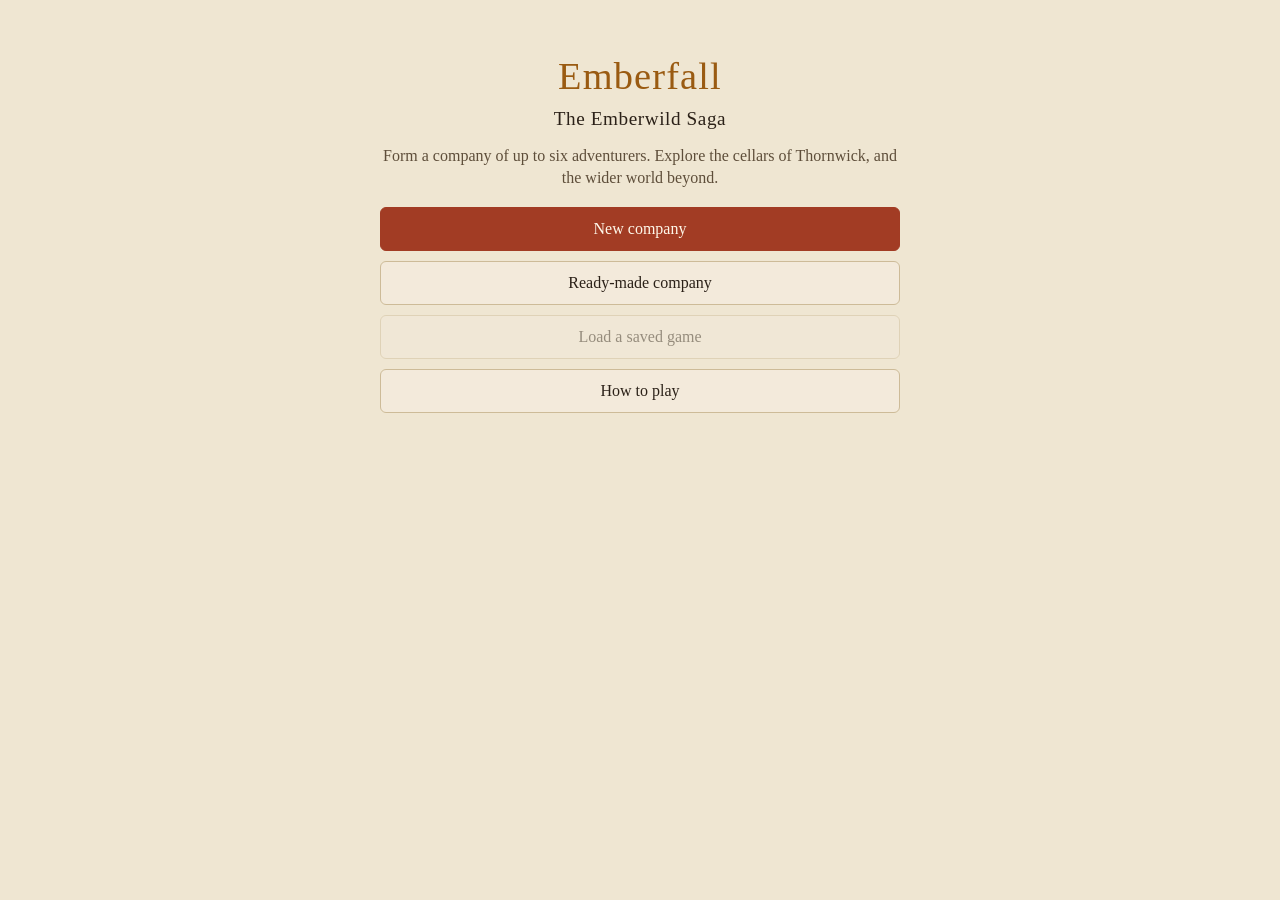
<file: index.html>
<!doctype html>
<html lang="en">
<head>
  <meta charset="utf-8">
  <meta name="viewport" content="width=device-width, initial-scale=1, viewport-fit=cover">
  <meta name="description" content="Emberfall: The Emberwild Saga — a party-based fantasy RPG that runs in the browser.">
  <title>Emberfall: The Emberwild Saga</title>
  <link rel="stylesheet" href="style.css">
</head>
<body data-screen="title">
  <div id="app">
    <header id="topbar">
      <span class="brand">Emberfall</span>
      <span id="hud" class="hidden"></span>
    </header>

    <section id="screen-title" class="screen"></section>

    <section id="screen-create" class="screen hidden"></section>

    <section id="screen-combat" class="screen hidden">
      <div id="combatmain">
        <div id="isowrap"><canvas id="iso" aria-label="Battle field"></canvas></div>
        <div id="cbpanel">
          <div id="cbstatus"></div>
          <div id="cbactions" role="toolbar" aria-label="Combat actions"></div>
          <div id="cblog" aria-live="polite"></div>
        </div>
      </div>
    </section>

    <section id="screen-overland" class="screen hidden">
      <div id="wildmain">
        <div id="wildwrap"><canvas id="wild" aria-label="Map of the wilds"></canvas></div>
        <div id="wildside">
          <div id="wildloc" aria-live="polite"></div>
          <div id="wildbar" role="toolbar" aria-label="Travel"></div>
          <p class="hint">Walk onto a site to visit it. Walk into the town gate or onto Thornwick (T) to return to town.</p>
        </div>
      </div>
    </section>

    <section id="screen-game" class="screen hidden">
      <div id="main">
        <div id="viewcol">
          <div id="viewwrap">
            <canvas id="view" aria-label="First-person view"></canvas>
          </div>
          <div id="minirow">
            <canvas id="mini" aria-label="Minimap"></canvas>
            <div id="location"></div>
          </div>
          <div id="cmdbar" role="toolbar" aria-label="Commands"></div>
          <div id="navpad" class="navpad hidden" aria-label="Movement pad"></div>
        </div>
        <aside id="sidecol">
          <div id="party" aria-label="Company"></div>
          <div id="log" aria-live="polite" aria-label="Messages"></div>
        </aside>
      </div>
    </section>
  </div>

  <div id="modal" class="hidden" role="dialog" aria-modal="true">
    <div id="modal-box"></div>
  </div>

  <script src="rules.js"></script>
  <script src="data.js"></script>
  <script src="modules.js"></script>
  <script src="monsters.js"></script>
  <script src="spells.js"></script>
  <script src="treasure.js"></script>
  <script src="wilds.js"></script>
  <script src="generate.js"></script>
  <script src="adventures.js"></script>
  <script src="figures.js"></script>
  <script src="view3d.js"></script>
  <script src="map.js"></script>
  <script src="watch.js"></script>
  <script src="ui.js"></script>
  <script src="combat.js"></script>
  <script src="overland.js"></script>
  <script src="journal.js"></script>
  <script src="bestiary.js"></script>
  <script src="campaign.js"></script>
  <script src="navpad.js"></script>
  <script src="game.js"></script>
  <script>
    (function () {
      function start() { EM.UI.init(); }
      if (document.readyState === 'loading') document.addEventListener('DOMContentLoaded', start);
      else start();
    })();
  </script>
</body>
</html>
</file>
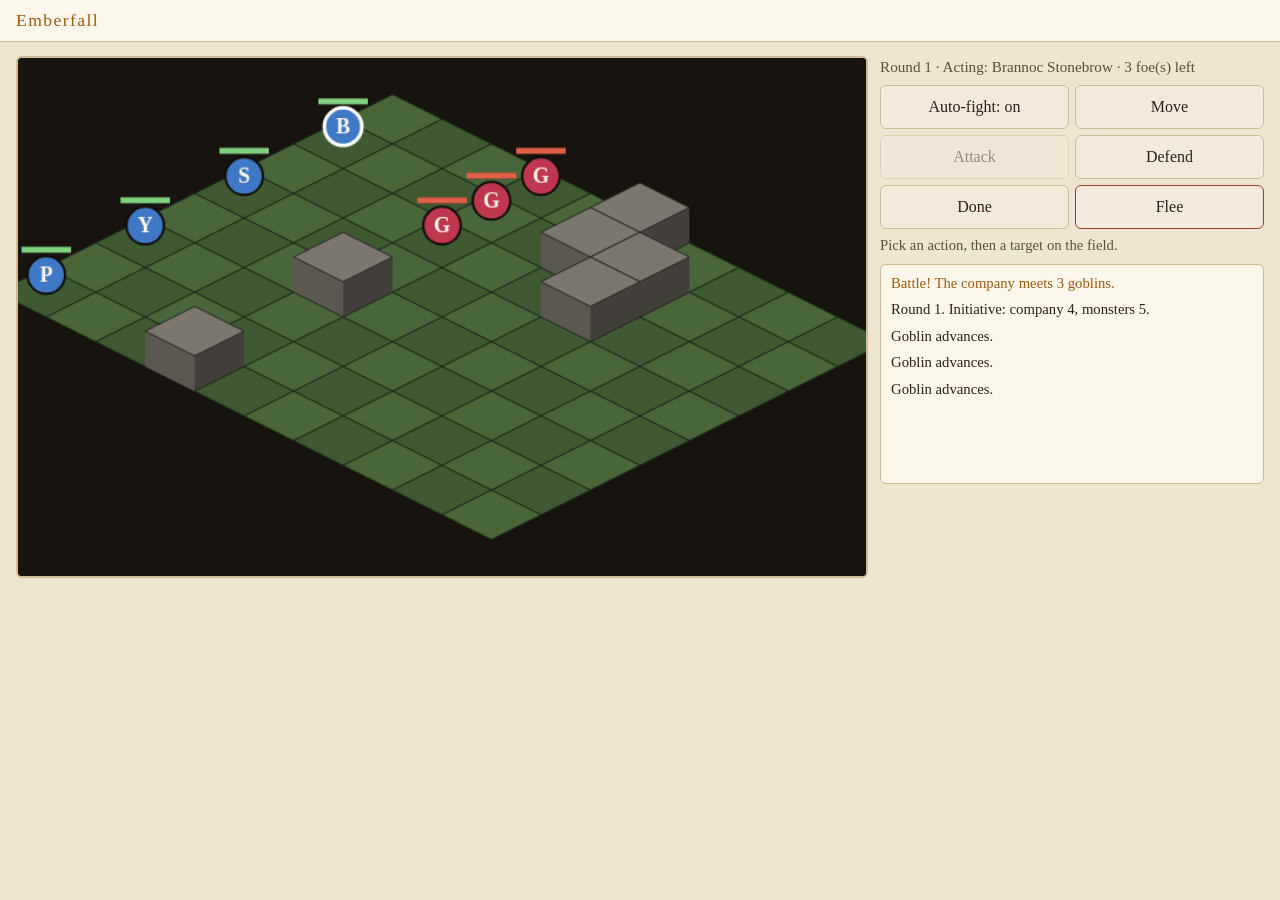
<file: tools/run-combat.html>
<!doctype html>
<html lang="en">
<head>
  <meta charset="utf-8">
  <meta name="viewport" content="width=device-width, initial-scale=1, viewport-fit=cover">
  <meta name="description" content="Emberfall: The Emberwild Saga — a party-based fantasy RPG that runs in the browser.">
  <title>Emberfall: The Emberwild Saga</title>
  <link rel="stylesheet" href="../style.css">
</head>
<body data-screen="title">
  <div id="app">
    <header id="topbar">
      <span class="brand">Emberfall</span>
      <span id="hud" class="hidden"></span>
    </header>

    <section id="screen-title" class="screen"></section>

    <section id="screen-create" class="screen hidden"></section>

    <section id="screen-combat" class="screen hidden">
      <div id="combatmain">
        <div id="isowrap"><canvas id="iso" aria-label="Battle field"></canvas></div>
        <div id="cbpanel">
          <div id="cbstatus"></div>
          <div id="cbactions" role="toolbar" aria-label="Combat actions"></div>
          <div id="cblog" aria-live="polite"></div>
        </div>
      </div>
    </section>

    <section id="screen-overland" class="screen hidden">
      <div id="wildmain">
        <div id="wildwrap"><canvas id="wild" aria-label="Map of the wilds"></canvas></div>
        <div id="wildside">
          <div id="wildloc" aria-live="polite"></div>
          <div id="wildbar" role="toolbar" aria-label="Travel"></div>
          <p class="hint">Walk onto a site to visit it. Walk into the town gate or onto Thornwick (T) to return to town.</p>
        </div>
      </div>
    </section>

    <section id="screen-game" class="screen hidden">
      <div id="main">
        <div id="viewcol">
          <div id="viewwrap">
            <canvas id="view" aria-label="First-person view"></canvas>
          </div>
          <div id="minirow">
            <canvas id="mini" aria-label="Minimap"></canvas>
            <div id="location"></div>
          </div>
          <div id="cmdbar" role="toolbar" aria-label="Commands"></div>
          <div id="navpad" class="navpad hidden" aria-label="Movement pad"></div>
        </div>
        <aside id="sidecol">
          <div id="party" aria-label="Company"></div>
          <div id="log" aria-live="polite" aria-label="Messages"></div>
        </aside>
      </div>
    </section>
  </div>

  <div id="modal" class="hidden" role="dialog" aria-modal="true">
    <div id="modal-box"></div>
  </div>

  <script>
    // Test-only shim: headless virtual time does not run requestAnimationFrame.
    window.requestAnimationFrame = function (cb) { return setTimeout(function () { cb(performance.now()); }, 16); };
  </script>
  <script src="../rules.js"></script>
  <script src="../data.js"></script>
  <script src="../modules.js"></script>
  <script src="../monsters.js"></script>
  <script src="../spells.js"></script>
  <script src="../treasure.js"></script>
  <script src="../wilds.js"></script>
  <script src="../generate.js"></script>
  <script src="../adventures.js"></script>
  <script src="../figures.js"></script>
  <script src="../view3d.js"></script>
  <script src="../map.js"></script>
  <script src="../watch.js"></script>
  <script src="../ui.js"></script>
  <script src="../combat.js"></script>
  <script src="../overland.js"></script>
  <script src="../journal.js"></script>
  <script src="../bestiary.js"></script>
  <script src="../campaign.js"></script>
  <script src="../navpad.js"></script>
  <script src="../game.js"></script>
  <script>
    (function () {
      function start() { EM.UI.init(); }
      if (document.readyState === 'loading') document.addEventListener('DOMContentLoaded', start);
      else start();
    })();
  </script>
  <pre id="out" style="color:#fff;background:#000;white-space:pre-wrap"></pre>
  <script>
document.addEventListener('DOMContentLoaded', function () {

    var out = document.getElementById('out');
    var results = [], errors = [];
    window.onerror = function (msg, src, line) { errors.push(msg + ' @' + line); };
    function check(name, ok, detail) { results.push((ok ? 'PASS ' : 'FAIL ') + name + (detail ? ' - ' + detail : '')); }
    function wait(ms) { return new Promise(function (r) { setTimeout(r, ms); }); }
    function party() {
      return EM.Data.PREGENS.map(function (p, i) {
        return EM.Rules.makeCharacter({ id: 'pg' + i, name: p.name, race: p.race, cls: p.cls, align: p.align, scores: p.scores,
          weapon: p.weapon, armour: p.armour, shield: p.shield || null, spec: p.spec || null, portrait: 1000 + i * 37 });
      });
    }
    function fight(kind, n, x, y) {
      return new Promise(function (resolve) {
        var pc = party();
        var before = pc.map(function (c) { return c.xp; });
        EM.Combat.start({ party: pc, group: { kind: kind, n: n, x: x, y: y }, ambush: false,
          done: function (res) { resolve({ res: res, pc: pc, before: before }); } });
        EM.Combat.setAuto(true);
      });
    }
    (async function () {
      try {
        await wait(20);
        var scen = [['goblin', 3, 5, 12], ['skeleton', 3, 19, 4], ['wight', 1, 19, 4], ['bugbear', 2, 5, 5]];
        for (var i = 0; i < scen.length; i++) {
          var s = scen[i];
          var r = await fight(s[0], s[1], s[2], s[3]);
          var gained = r.pc.reduce(function (a, c, k) { return a + (c.xp - r.before[k]); }, 0);
          check(s[1] + ' ' + s[0] + ' fight ends', true,
            (r.res.victory ? 'victory' : r.res.fled ? 'fled' : 'defeat') + ', killed ' + r.res.killed.length + ', xp ' + r.res.xp + ', shared ' + gained);
          if (r.res.victory) check('victory awards experience', r.res.killed.length === 0 || gained > 0);
          if (r.res.victory) check('every foe slain or fled after victory', r.res.remaining === 0 || r.res.killed.length < s[1]);
          check('no living foe remains as active after a defeat', !(r.res.defeated && r.res.remaining > 0 && r.pc.every(function (c) { return c.status === 'ok'; })));
          EM.Combat.setAuto(false);
          await wait(50);
        }
        check('combat screen used', document.getElementById('screen-combat') !== null);
      } catch (e) {
        errors.push('exception: ' + e.message + ' ' + (e.stack || '').split('\n')[1]);
      }
      out.textContent = results.join('\n') + '\n\nerrors: ' + (errors.length ? errors.join('; ') : 'none') + '\n\nDONE';
    })();
  
});
  </script>
</body>
</html>
</file>
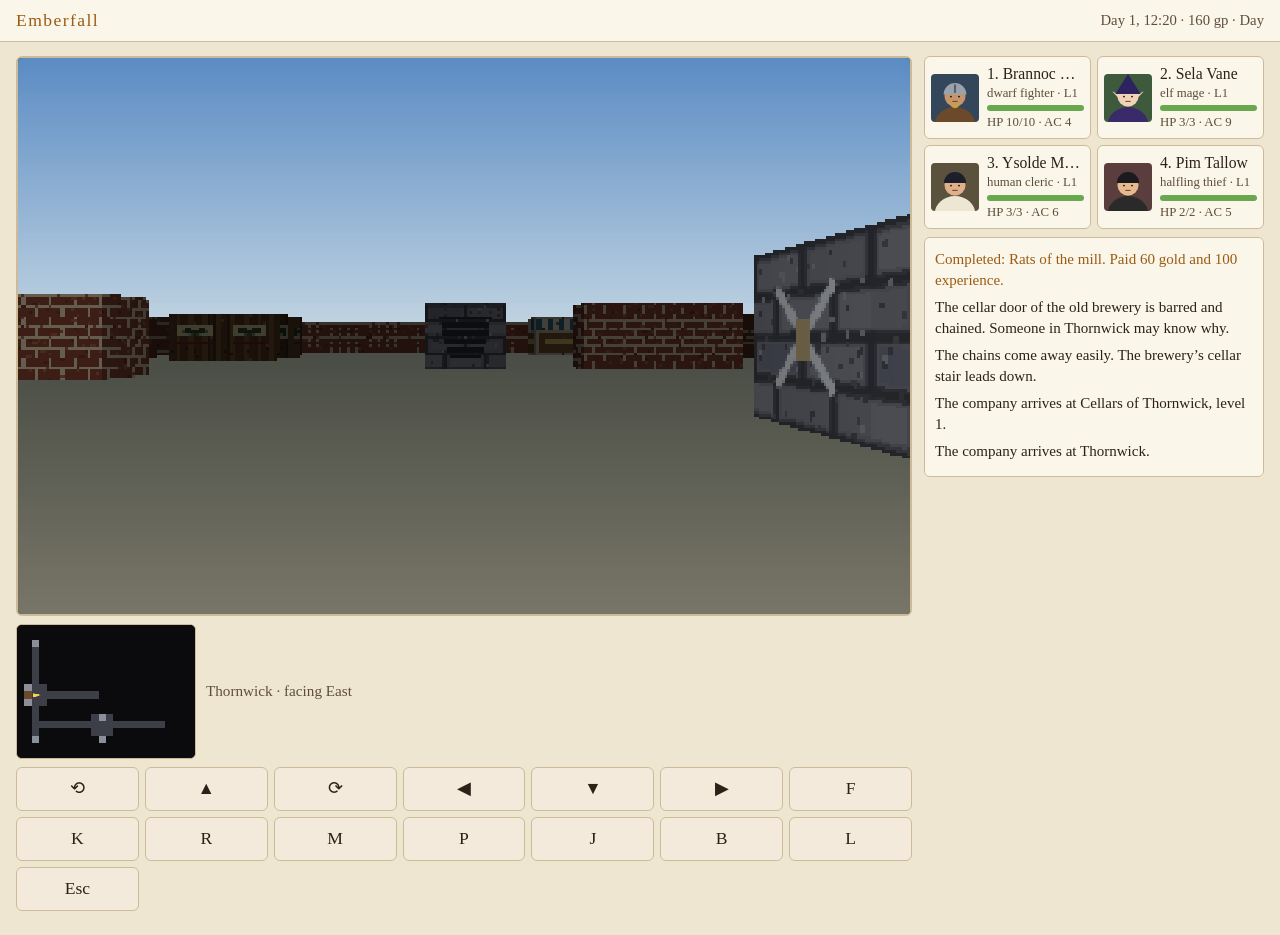
<file: tools/run-phase3.html>
<!doctype html>
<html lang="en">
<head>
  <meta charset="utf-8">
  <meta name="viewport" content="width=device-width, initial-scale=1, viewport-fit=cover">
  <meta name="description" content="Emberfall: The Emberwild Saga — a party-based fantasy RPG that runs in the browser.">
  <title>Emberfall: The Emberwild Saga</title>
  <link rel="stylesheet" href="../style.css">
</head>
<body data-screen="title">
  <div id="app">
    <header id="topbar">
      <span class="brand">Emberfall</span>
      <span id="hud" class="hidden"></span>
    </header>

    <section id="screen-title" class="screen"></section>

    <section id="screen-create" class="screen hidden"></section>

    <section id="screen-combat" class="screen hidden">
      <div id="combatmain">
        <div id="isowrap"><canvas id="iso" aria-label="Battle field"></canvas></div>
        <div id="cbpanel">
          <div id="cbstatus"></div>
          <div id="cbactions" role="toolbar" aria-label="Combat actions"></div>
          <div id="cblog" aria-live="polite"></div>
        </div>
      </div>
    </section>

    <section id="screen-overland" class="screen hidden">
      <div id="wildmain">
        <div id="wildwrap"><canvas id="wild" aria-label="Map of the wilds"></canvas></div>
        <div id="wildside">
          <div id="wildloc" aria-live="polite"></div>
          <div id="wildbar" role="toolbar" aria-label="Travel"></div>
          <p class="hint">Walk onto a site to visit it. Walk into the town gate or onto Thornwick (T) to return to town.</p>
        </div>
      </div>
    </section>

    <section id="screen-game" class="screen hidden">
      <div id="main">
        <div id="viewcol">
          <div id="viewwrap">
            <canvas id="view" aria-label="First-person view"></canvas>
          </div>
          <div id="minirow">
            <canvas id="mini" aria-label="Minimap"></canvas>
            <div id="location"></div>
          </div>
          <div id="cmdbar" role="toolbar" aria-label="Commands"></div>
          <div id="navpad" class="navpad hidden" aria-label="Movement pad"></div>
        </div>
        <aside id="sidecol">
          <div id="party" aria-label="Company"></div>
          <div id="log" aria-live="polite" aria-label="Messages"></div>
        </aside>
      </div>
    </section>
  </div>

  <div id="modal" class="hidden" role="dialog" aria-modal="true">
    <div id="modal-box"></div>
  </div>

  <script>
    // Test-only shim: headless virtual time does not run requestAnimationFrame.
    window.requestAnimationFrame = function (cb) { return setTimeout(function () { cb(performance.now()); }, 16); };
  </script>
  <script src="../rules.js"></script>
  <script src="../data.js"></script>
  <script src="../modules.js"></script>
  <script src="../monsters.js"></script>
  <script src="../spells.js"></script>
  <script src="../treasure.js"></script>
  <script src="../wilds.js"></script>
  <script src="../generate.js"></script>
  <script src="../adventures.js"></script>
  <script src="../figures.js"></script>
  <script src="../view3d.js"></script>
  <script src="../map.js"></script>
  <script src="../watch.js"></script>
  <script src="../ui.js"></script>
  <script src="../combat.js"></script>
  <script src="../overland.js"></script>
  <script src="../journal.js"></script>
  <script src="../bestiary.js"></script>
  <script src="../campaign.js"></script>
  <script src="../navpad.js"></script>
  <script src="../game.js"></script>
  <script>
    (function () {
      function start() { EM.UI.init(); }
      if (document.readyState === 'loading') document.addEventListener('DOMContentLoaded', start);
      else start();
    })();
  </script>
  <pre id="out" style="color:#fff;background:#000;white-space:pre-wrap"></pre>
  <script>

    var results = [], errors = [];
    window.onerror = function (msg, src, line) { errors.push(msg + ' @' + line); };
    function check(name, ok, detail) { results.push((ok ? 'PASS ' : 'FAIL ') + name + (detail ? ' - ' + detail : '')); }
    function wait(ms) { return new Promise(function (r) { setTimeout(r, ms); }); }
    function clickText(text) {
      var b = Array.prototype.filter.call(document.querySelectorAll('button'), function (x) { return x.textContent.indexOf(text) === 0; })[0];
      if (!b) throw new Error('no button: ' + text);
      b.click();
    }
    function visible(id) { return !document.getElementById(id).classList.contains('hidden'); }
    function closeAll() { if (!document.getElementById('modal').classList.contains('hidden')) EM.UI.closeModal(); }
    function waitFor(cond, ms) { return new Promise(function (res) { var t = 0; (function p() { if (cond() || t > ms) return res(cond()); t += 100; setTimeout(p, 100); })(); }); }
    window.addEventListener('load', async function () {
      var out = document.getElementById('out');
      try {
        clickText('Ready-made company');
        await wait(50);
        var S = EM.Game.state();
        EM.rand = function () { return 0.99; };   // no wandering encounters while we check the walking rules
        // Leave town by the gate.
        S.x = 1; S.y = 7; S.dir = 3; EM.Game.requestDraw(); await wait(60);
        EM.Game.act('fwd'); await wait(700);
        S = EM.Game.state();
        check('the town gate leads to the wilds', S.mode === 'wild' && visible('screen-overland'), S.mode);
        check('the wilds start beside the gate', S.wild.x === 1 && S.wild.y === 8, S.wild.x + ',' + S.wild.y);
        // Walk the road east, then cross the bridge.
        EM.Overland.step(1); await wait(30);
        check('stepping east moves along the road', S.wild.x === 2, '' + S.wild.x);
        check('steps cost time', EM.Watch.format(S) !== 'Day 1, 08:00');
        S.wild.x = 15; S.wild.y = 8; EM.Overland.step(1); await wait(30);
        check('the bridge carries the road over the river', S.wild.x === 16 && S.wild.y === 8, S.wild.x + ',' + S.wild.y);
        S.wild.x = 15; S.wild.y = 4; EM.Overland.step(1); await wait(30);
        check('the river cannot be crossed off the bridge', S.wild.x === 15, '' + S.wild.x);
        // Millbrook: a hamlet with services.
        S.wild.x = 8; S.wild.y = 11; EM.Overland.step(2); await wait(40);
        check('Millbrook opens its services', visible('modal') && document.getElementById('modal-box').textContent.indexOf('Millbrook') >= 0);
        closeAll(); await wait(20);
        // Commissions and rewards.
        var goldBefore = S.gold;
        EM.Journal.accept('rats');
        check('accepting a commission is recorded', S.quests['E0:rats'].status === 'open');
        S.flags['rats-slain'] = true;
        EM.Journal.complete('rats');
        check('completing a commission pays its gold', S.gold === goldBefore + 60, S.gold + ' vs ' + (goldBefore + 60));
        check('quest experience is a quarter of the listed figure', S.notes.some(function (n) { return n.text.indexOf('100 experience') >= 0; }));
        // The brewery is barred until the reeve's commission is taken.
        S.flags['accepted:E0:main'] = false;
        S.wild.x = 4; S.wild.y = 5; EM.Overland.step(0); await wait(30);
        check('the barred brewery stops the company on its step', S.mode === 'wild' && S.wild.x === 4 && S.wild.y === 4, S.mode + ' ' + S.wild.x + ',' + S.wild.y);
        S.flags['accepted:E0:main'] = true;
        S.wild.x = 4; S.wild.y = 5; EM.Overland.step(0); await wait(60);
        check('the brewery opens once the commission is taken', S.mode === 'place' && S.place === 'cellars-1', S.mode + ' ' + S.place);
        S.mode = 'wild'; S.place = 'thornwick'; EM.Game.arrive('thornwick', 1, 7, 1); await wait(30);
        S = EM.Game.state();
        S.mode = 'wild'; S.wild = { x: 1, y: 8, fatigue: 0, seen: {} };
        // Camp on the safe camp square: no encounter there.
        S.wild.x = 10; S.wild.y = 14; var clock0 = S.clock; EM.Overland.step(0); await wait(30);
        EM.Overland.camp(); await wait(40);
        check('camping on the wilds rests the company', S.clock > clock0 && S.party.every(function (c) { return c.hp === c.hpMax || c.status !== 'ok'; }));
        // Fight the wolves at their lair; the company returns to the wilds afterwards.
        EM.rand = Math.random;
        S.wild.x = 24; S.wild.y = 13; EM.Overland.step(1); await wait(60);
        check('the wolf lair starts a fight', !!EM.Combat._state() && visible('screen-combat'));
        EM.Combat.setAuto(true);
        var ok = await waitFor(function () { return !EM.Combat.isActive() && (visible('screen-overland') || visible('screen-game')); }, 200000);
        check('the fight ends on the wilds, or carries the company home', ok && (visible('screen-overland') || visible('screen-game')), 'overland ' + visible('screen-overland') + ', game ' + visible('screen-game') + ', mode ' + S.mode + ', party ' + S.party.map(function (c) { return c.status; }).join('/'));
        // Second cellar level, reached through the first.
        EM.Game.arrive('cellars-2', 2, 1, 1); await wait(30);
        check('the second cellar level is entered', S.place === 'cellars-2' && S.mode === 'place');
        check('the second level holds the wight', EM.Game.currentLevel().groups.some(function (g) { return g.kind === 'wight'; }));
        // Save while travelling and check the mode is kept.
        EM.Game.arrive('thornwick', 1, 7, 1); await wait(30);
        EM.Game.act('fwd'); await wait(60);
        EM.Game.saveSlot(2);
        check('a save records the journal and the wilds', !!EM.Game.slotInfo(2));
      } catch (e) {
        errors.push('exception: ' + e.message + ' ' + (e.stack || '').split('\n')[1]);
      }
      out.textContent = results.join('\n') + '\n\nerrors: ' + (errors.length ? errors.join('; ') : 'none') + '\n\nDONE';
    });
  
  </script>
</body>
</html>
</file>
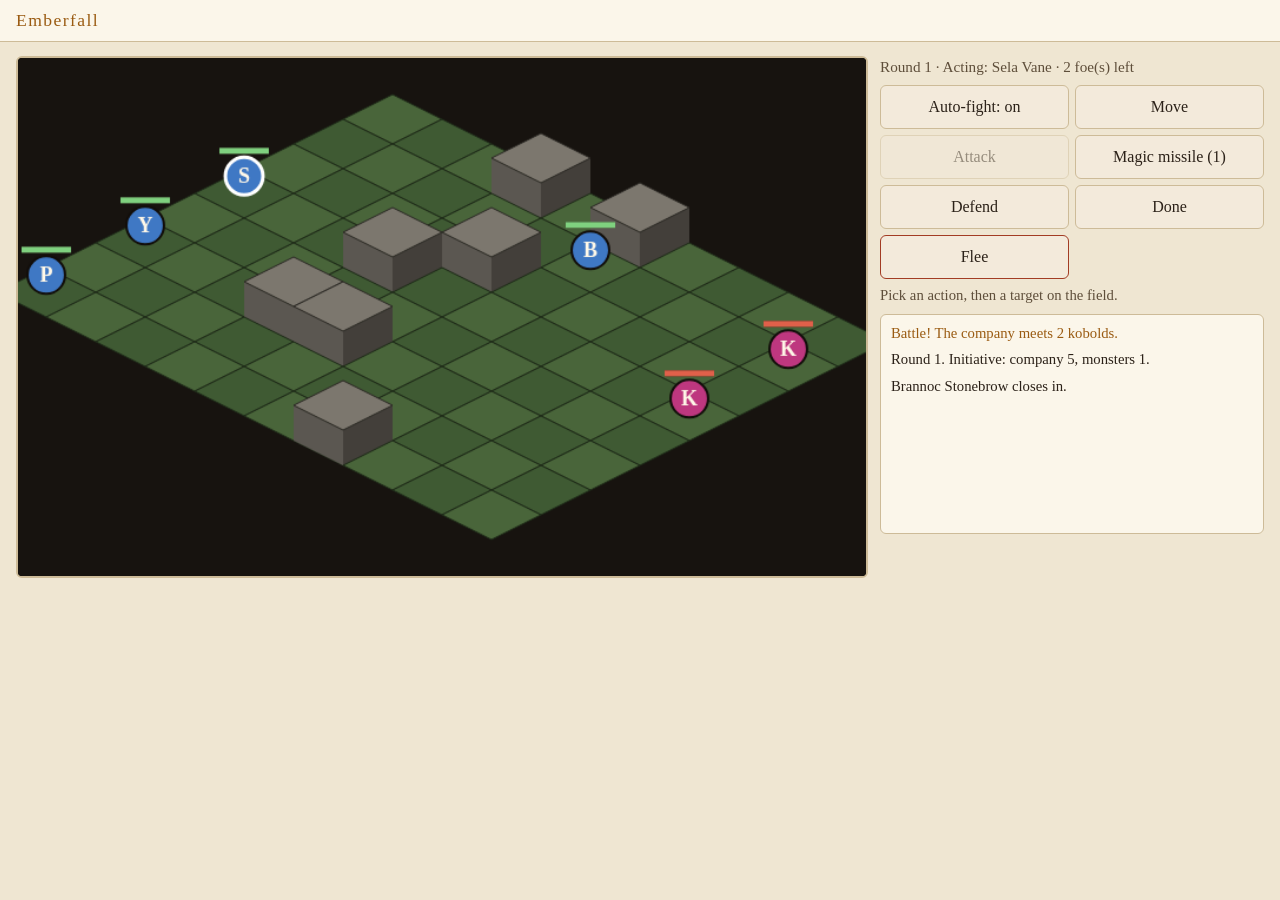
<file: tools/run-phase4to7.html>
<!doctype html>
<html lang="en">
<head>
  <meta charset="utf-8">
  <meta name="viewport" content="width=device-width, initial-scale=1, viewport-fit=cover">
  <meta name="description" content="Emberfall: The Emberwild Saga — a party-based fantasy RPG that runs in the browser.">
  <title>Emberfall: The Emberwild Saga</title>
  <link rel="stylesheet" href="../style.css">
</head>
<body data-screen="title">
  <div id="app">
    <header id="topbar">
      <span class="brand">Emberfall</span>
      <span id="hud" class="hidden"></span>
    </header>

    <section id="screen-title" class="screen"></section>

    <section id="screen-create" class="screen hidden"></section>

    <section id="screen-combat" class="screen hidden">
      <div id="combatmain">
        <div id="isowrap"><canvas id="iso" aria-label="Battle field"></canvas></div>
        <div id="cbpanel">
          <div id="cbstatus"></div>
          <div id="cbactions" role="toolbar" aria-label="Combat actions"></div>
          <div id="cblog" aria-live="polite"></div>
        </div>
      </div>
    </section>

    <section id="screen-overland" class="screen hidden">
      <div id="wildmain">
        <div id="wildwrap"><canvas id="wild" aria-label="Map of the wilds"></canvas></div>
        <div id="wildside">
          <div id="wildloc" aria-live="polite"></div>
          <div id="wildbar" role="toolbar" aria-label="Travel"></div>
          <p class="hint">Walk onto a site to visit it. Walk into the town gate or onto Thornwick (T) to return to town.</p>
        </div>
      </div>
    </section>

    <section id="screen-game" class="screen hidden">
      <div id="main">
        <div id="viewcol">
          <div id="viewwrap">
            <canvas id="view" aria-label="First-person view"></canvas>
          </div>
          <div id="minirow">
            <canvas id="mini" aria-label="Minimap"></canvas>
            <div id="location"></div>
          </div>
          <div id="cmdbar" role="toolbar" aria-label="Commands"></div>
          <div id="navpad" class="navpad hidden" aria-label="Movement pad"></div>
        </div>
        <aside id="sidecol">
          <div id="party" aria-label="Company"></div>
          <div id="log" aria-live="polite" aria-label="Messages"></div>
        </aside>
      </div>
    </section>
  </div>

  <div id="modal" class="hidden" role="dialog" aria-modal="true">
    <div id="modal-box"></div>
  </div>

  <script>
    // Test-only shim: headless virtual time does not run requestAnimationFrame.
    window.requestAnimationFrame = function (cb) { return setTimeout(function () { cb(performance.now()); }, 16); };
  </script>
  <script src="../rules.js"></script>
  <script src="../data.js"></script>
  <script src="../modules.js"></script>
  <script src="../monsters.js"></script>
  <script src="../spells.js"></script>
  <script src="../treasure.js"></script>
  <script src="../wilds.js"></script>
  <script src="../generate.js"></script>
  <script src="../adventures.js"></script>
  <script src="../figures.js"></script>
  <script src="../view3d.js"></script>
  <script src="../map.js"></script>
  <script src="../watch.js"></script>
  <script src="../ui.js"></script>
  <script src="../combat.js"></script>
  <script src="../overland.js"></script>
  <script src="../journal.js"></script>
  <script src="../bestiary.js"></script>
  <script src="../campaign.js"></script>
  <script src="../navpad.js"></script>
  <script src="../game.js"></script>
  <script>
    (function () {
      function start() { EM.UI.init(); }
      if (document.readyState === 'loading') document.addEventListener('DOMContentLoaded', start);
      else start();
    })();
  </script>
  <pre id="out" style="color:#fff;background:#000;white-space:pre-wrap"></pre>
  <script>
document.addEventListener('DOMContentLoaded', function () {
// Phases 4–7: campaign, the wider content, generated adventures, loot, bestiary, listening, utility spells, touch pad.
var results = [], errors = [];
window.onerror = function (msg, src, line) { errors.push(msg + ' @' + line); };
function check(name, ok, detail) { results.push((ok ? 'PASS ' : 'FAIL ') + name + (detail ? ' - ' + detail : '')); }
function wait(ms) { return new Promise(function (r) { setTimeout(r, ms); }); }
function clickText(text) {
  var b = Array.prototype.filter.call(document.querySelectorAll('button'), function (x) { return x.textContent.indexOf(text) === 0; })[0];
  if (!b) throw new Error('no button: ' + text);
  b.click();
}
function visible(id) { return !document.getElementById(id).classList.contains('hidden'); }
function closeAll() { if (!document.getElementById('modal').classList.contains('hidden')) EM.UI.closeModal(); }
function waitFor(cond, ms) { return new Promise(function (res) { var t = 0; (function p() { if (cond() || t > ms) return res(cond()); t += 100; setTimeout(p, 100); })(); }); }

(async function () {
  var out = document.getElementById('out');
  try {
    // ---- content counts ----
    check('the monster list holds about 330 creatures', EM.Monsters.count >= 330, '' + EM.Monsters.count);
    var sc = { mage: 0, cleric: 0 };
    Object.keys(EM.Spells.SPELLS).forEach(function (k) { sc[EM.Spells.SPELLS[k].cls]++; });
    check('75 spells: 45 for mages, 30 for clerics', sc.mage === 45 && sc.cleric === 30, JSON.stringify(sc));
    check('about 300 items', Object.keys(EM.Data.ITEMS).length >= 260, '' + Object.keys(EM.Data.ITEMS).length);
    check('fifty generated adventures are listed', EM.Adventures.order().length === 54, '' + EM.Adventures.order().length);

    // ---- treasure ----
    var hoard = EM.Treasure.roll('h', Math.random);
    check('treasure type h yields coin and items', hoard.gp > 0, 'gp ' + hoard.gp + ', items ' + hoard.items.length);

    // ---- start a company and check the bestiary is empty ----
    clickText('Ready-made company');
    await wait(60);
    var S = EM.Game.state();
    check('the bestiary starts empty', EM.Bestiary.counts().met === 0);

    // ---- campaign: the screen lists the adventures and the company travels ----
    EM.Campaign.open();
    await wait(40);
    check('the campaign screen opens', visible('modal') && document.getElementById('modal-box').textContent.indexOf('E1') >= 0);
    closeAll();
    S.gold = 500;
    var ok = EM.Campaign.travel('E1');
    await wait(60);
    S = EM.Game.state();
    check('the company travels to E1', ok && S.adv === 'E1' && S.place === 'E1-town', S.adv + ' ' + S.place);
    check('travel costs gold for the road', S.gold < 500, '' + S.gold);
    check('E1 has its own wilds', !!EM.Wilds.of('E1') && EM.Wilds.of('E1').W === 30);

    // ---- a generated adventure: travel to G1-1 and walk its first level ----
    S.gold = 500;
    ok = EM.Campaign.travel('G1-1');
    await wait(60);
    S = EM.Game.state();
    check('the company travels to a generated adventure', ok && S.adv === 'G1-1' && S.place === 'G1-1-town', S.place);
    var g = EM.Adventures.ALL['G1-1'];
    check('the generated adventure has its levels and quest', Object.keys(g.places).filter(function (k) { return g.places[k].kind === 'dungeon'; }).length >= 2 && !!g.quests.main);
    EM.Game.arrive('G1-1-d1', g.places['G1-1-d1'] ? g.cellar.x : 2, g.cellar.y, 1);
    await wait(40);
    check('the generated first level is entered', EM.Game.state().place === 'G1-1-d1' && EM.Game.currentLevel().kind === 'dungeon');
    check('the generated level has groups and traps', EM.Game.currentLevel().groups.length >= 1 && EM.Game.currentLevel().traps.length >= 2);

    // ---- utility spells out of combat: detect traps reveals the traps close by ----
    var mage = S.party.filter(function (c) { return c.cls === 'mage'; })[0];
    if (mage) {
      mage.memo = mage.memo || [];
      mage.memo.push('detect-traps');
      EM.Game.castUtility('detect-traps', mage);
      await wait(30);
      check('detect traps reveals traps near the company', EM.Game.currentLevel().traps.every(function (t) { return true; }));
    }

    // ---- loot and listening ----
    var lvl = EM.Game.currentLevel();
    EM.Game.dropLootTest = true;
    check('listening at a door with nothing in front says so', (function () { EM.Game.listen(); return true; })());

    // ---- the bestiary opens ----
    EM.Bestiary.open();
    await wait(30);
    check('the bestiary opens', visible('modal'));
    closeAll();

    // ---- combat with a generated group: the monsters are recorded and loot may fall ----
    var before = JSON.stringify(EM.Bestiary.counts());
    EM.Combat.start({ party: S.party.map(function (c) { c.hp = c.hpMax; c.status = 'ok'; return c; }),
      group: { kind: 'kobold', n: 2, x: 5, y: 3 }, ambush: false,
      done: function () {} });
    EM.Combat.setAuto(true);
    var fin = await waitFor(function () { return !EM.Combat.isActive(); }, 150000);
    await wait(200);
    check('a fight is recorded in the bestiary', EM.Bestiary.counts().met > 0, before + ' -> ' + JSON.stringify(EM.Bestiary.counts()));
    check('the fight ends', fin);

    // ---- touch pad ----
    EM.NavPad.setPref(true);
    await wait(20);
    var pad = document.getElementById('navpad');
    check('the on-screen pad has its buttons', pad.querySelectorAll('button').length >= 9, '' + pad.querySelectorAll('button').length);
    check('the pad shows when switched on', !pad.classList.contains('hidden'));
    EM.NavPad.setPref(false);
    check('the pad hides when switched off', pad.classList.contains('hidden'));

    // ---- the wilds of a generated adventure ----
    var wild = EM.Wilds.of('G1-1');
    check('generated adventures have wilds with a gate', wild && wild.at(0, 8) === 'T');
  } catch (e) {
    errors.push('exception: ' + e.message + ' ' + (e.stack || '').split('\n')[1]);
  }
  out.textContent = results.join('\n') + '\n\nerrors: ' + (errors.length ? errors.join('; ') : 'none') + '\n\nDONE';
})();

});
  </script>
</body>
</html>
</file>
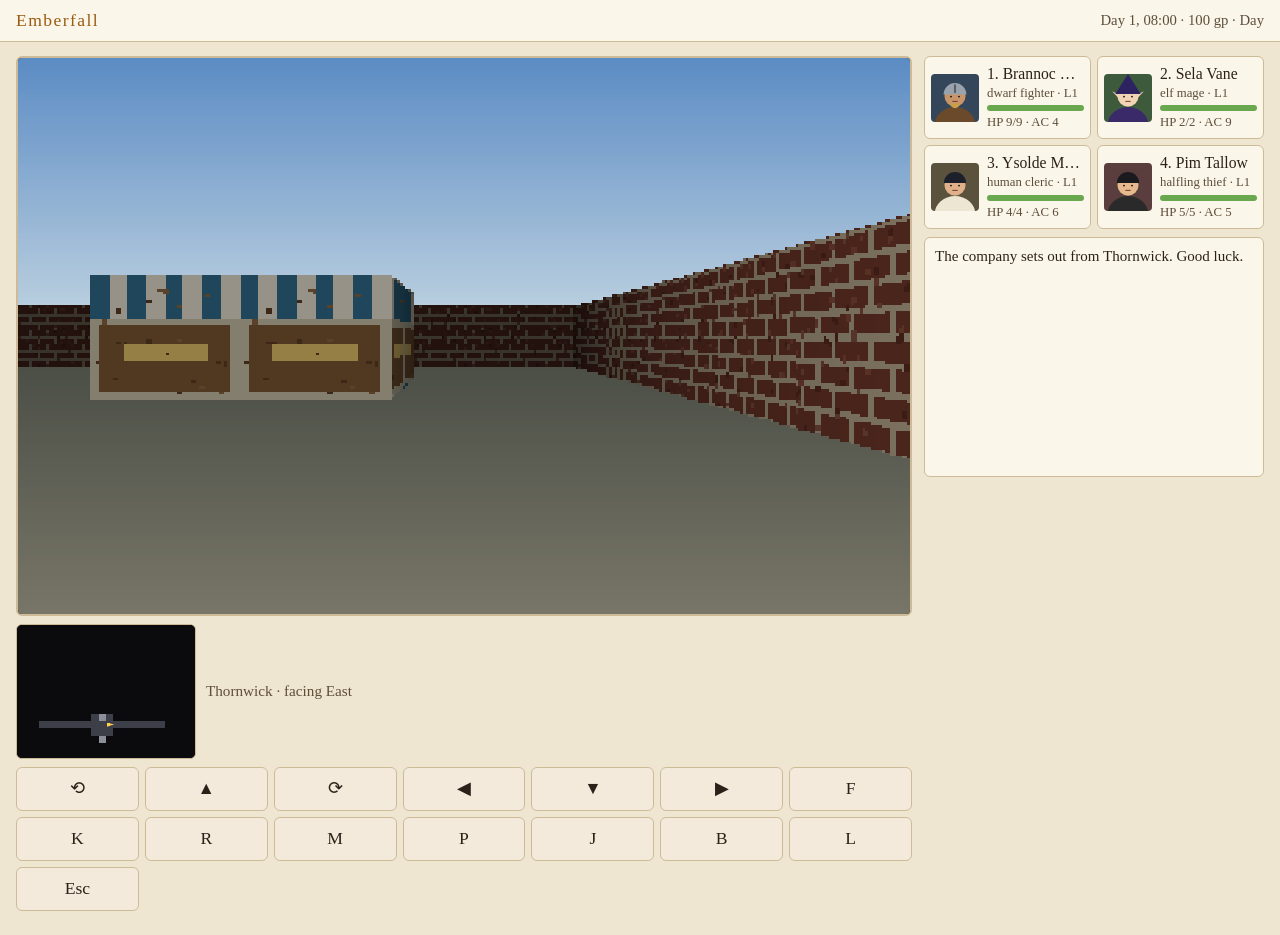
<file: tools/run-playtest.html>
<!doctype html>
<html lang="en">
<head>
  <meta charset="utf-8">
  <meta name="viewport" content="width=device-width, initial-scale=1, viewport-fit=cover">
  <meta name="description" content="Emberfall: The Emberwild Saga — a party-based fantasy RPG that runs in the browser.">
  <title>Emberfall: The Emberwild Saga</title>
  <link rel="stylesheet" href="../style.css">
</head>
<body data-screen="title">
  <div id="app">
    <header id="topbar">
      <span class="brand">Emberfall</span>
      <span id="hud" class="hidden"></span>
    </header>

    <section id="screen-title" class="screen"></section>

    <section id="screen-create" class="screen hidden"></section>

    <section id="screen-combat" class="screen hidden">
      <div id="combatmain">
        <div id="isowrap"><canvas id="iso" aria-label="Battle field"></canvas></div>
        <div id="cbpanel">
          <div id="cbstatus"></div>
          <div id="cbactions" role="toolbar" aria-label="Combat actions"></div>
          <div id="cblog" aria-live="polite"></div>
        </div>
      </div>
    </section>

    <section id="screen-overland" class="screen hidden">
      <div id="wildmain">
        <div id="wildwrap"><canvas id="wild" aria-label="Map of the wilds"></canvas></div>
        <div id="wildside">
          <div id="wildloc" aria-live="polite"></div>
          <div id="wildbar" role="toolbar" aria-label="Travel"></div>
          <p class="hint">Walk onto a site to visit it. Walk into the town gate or onto Thornwick (T) to return to town.</p>
        </div>
      </div>
    </section>

    <section id="screen-game" class="screen hidden">
      <div id="main">
        <div id="viewcol">
          <div id="viewwrap">
            <canvas id="view" aria-label="First-person view"></canvas>
          </div>
          <div id="minirow">
            <canvas id="mini" aria-label="Minimap"></canvas>
            <div id="location"></div>
          </div>
          <div id="cmdbar" role="toolbar" aria-label="Commands"></div>
          <div id="navpad" class="navpad hidden" aria-label="Movement pad"></div>
        </div>
        <aside id="sidecol">
          <div id="party" aria-label="Company"></div>
          <div id="log" aria-live="polite" aria-label="Messages"></div>
        </aside>
      </div>
    </section>
  </div>

  <div id="modal" class="hidden" role="dialog" aria-modal="true">
    <div id="modal-box"></div>
  </div>

  <script>
    // Test-only shim: headless virtual time does not run requestAnimationFrame.
    window.requestAnimationFrame = function (cb) { return setTimeout(function () { cb(performance.now()); }, 16); };
  </script>
  <script src="../rules.js"></script>
  <script src="../data.js"></script>
  <script src="../modules.js"></script>
  <script src="../monsters.js"></script>
  <script src="../spells.js"></script>
  <script src="../treasure.js"></script>
  <script src="../wilds.js"></script>
  <script src="../generate.js"></script>
  <script src="../adventures.js"></script>
  <script src="../figures.js"></script>
  <script src="../view3d.js"></script>
  <script src="../map.js"></script>
  <script src="../watch.js"></script>
  <script src="../ui.js"></script>
  <script src="../combat.js"></script>
  <script src="../overland.js"></script>
  <script src="../journal.js"></script>
  <script src="../bestiary.js"></script>
  <script src="../campaign.js"></script>
  <script src="../navpad.js"></script>
  <script src="../game.js"></script>
  <script>
    (function () {
      function start() { EM.UI.init(); }
      if (document.readyState === 'loading') document.addEventListener('DOMContentLoaded', start);
      else start();
    })();
  </script>
  <pre id="out" style="color:#fff;background:#000;white-space:pre-wrap"></pre>
  <script>
document.addEventListener('DOMContentLoaded', function () {

    var out = document.getElementById('out');
    var results = [];
    var errors = [];
    window.onerror = function (msg, src, line) { errors.push(msg + ' @' + line); };
    function check(name, ok, detail) { results.push((ok ? 'PASS ' : 'FAIL ') + name + (detail ? ' — ' + detail : '')); }
    function wait(ms) { return new Promise(function (r) { setTimeout(r, ms); }); }
    function clickText(text) {
      var b = Array.prototype.filter.call(document.querySelectorAll('button'), function (x) { return x.textContent.indexOf(text) === 0; })[0];
      if (!b) throw new Error('no button: ' + text);
      b.click();
    }
    function key(k) { document.dispatchEvent(new KeyboardEvent('keydown', { key: k })); }

    (async function run() {
      try {
        await wait(50);
        clickText('Ready-made company');
        await wait(50);
        var S = EM.Game.state();
        check('ready-made company starts in Thornwick', S && S.place === 'thornwick', S && S.place);
        check('party has four members', S.party.length === 4, String(S.party.length));
        check('game screen visible', !document.getElementById('screen-game').classList.contains('hidden'));

        // Bump into the north wall, then turn and walk east.
        var sx = S.x, sy = S.y;
        EM.Game.act('fwd'); await wait(450);
        check('walking into a wall does not move the party', S.x === sx && S.y === sy, S.x + ',' + S.y);
        key('d'); await wait(350);
        check('turning right changes facing to east', S.dir === 1, 'dir ' + S.dir);
        key('w'); await wait(350);
        check('forward key walks one square east', S.x === sx + 1 && S.y === sy, S.x + ',' + S.y);
        check('a step advances the clock', EM.Watch.format(S) !== 'Day 1, 08:00');

        // Walk to the town stairs and descend.
        S.x = 10; S.y = 8; S.dir = 0; EM.Game.requestDraw(); await wait(60);
        EM.Game.act('fwd'); await wait(500);
        check('walking into the stairs descends to the cellars', S.place === 'cellars-1', S.place);
        check('arrives on the cellar entry square', S.x === 2 && S.y === 1, S.x + ',' + S.y);

        // Search, camp and the save round-trip.
        EM.Game.search(); await wait(60);
        check('search leaves a log line', EM.Game.state().log.slice(-1)[0].text.length > 0);
        EM.Game.camp(); await wait(60);
        check('camping heals the company', EM.Game.state().party.every(function (c) { return c.hp === c.hpMax || c.status === 'dead'; }));
        var before = JSON.stringify(EM.Game.state().party.map(function (c) { return c.name; }));
        check('save to slot 1', EM.Game.saveSlot(1));
        S.gold = 0; EM.Game.requestDraw(); await wait(40);
        check('load from slot 1 restores gold', EM.Game.loadSlot(1) && EM.Game.state().gold !== 0);
        check('load restores the party names', JSON.stringify(EM.Game.state().party.map(function (c) { return c.name; })) === before);

        // Full character creation: one fighter, then start.
        EM.UI.showScreen('create');
        EM.UI.openSheet(0);
        await wait(30);
        check('character sheet opens', !document.getElementById('modal').classList.contains('hidden'));
        EM.UI.closeModal();

        // Experience and training.
        var c = EM.Game.state().party[0];
        var before2 = c.level;
        EM.Rules.awardXp(c, 2100);
        check('experience accrues without a level until training', c.level === before2 && EM.Rules.canTrain(c), 'xp ' + c.xp);
        var gained = EM.Rules.train(c);
        check('training raises the level', c.level > before2 && gained.length > 0, 'level ' + c.level);

        // Encounter: walk into the sleeping goblins on the cellar map, fight to the end, and check the aftermath.
        S = EM.Game.state();
        S.party.forEach(function (c) { c.hp = c.hpMax; c.status = 'ok'; });
        S.x = 4; S.y = 12; S.dir = 1; EM.Game.requestDraw(); await wait(60);
        var goblinsBefore = S.groups['cellars-1'].filter(function (g) { return g.kind === 'goblin'; })[0].n;
        var goldBefore = S.gold;
        EM.Game.act('fwd'); await wait(600);
        check('bumping a monster group starts combat', !!EM.Combat._state() && !document.getElementById('screen-combat').classList.contains('hidden'));
        EM.Combat.setAuto(true);
        var waited = 0;
        while (!document.getElementById('screen-game').classList.contains('hidden') === false && waited < 150000) { await wait(500); waited += 500; }
        check('combat returns to the game screen', !document.getElementById('screen-game').classList.contains('hidden'));
        var goblin = S.groups['cellars-1'].filter(function (g) { return g.kind === 'goblin'; })[0];
        check('goblin group is updated or removed', !goblin || goblin.n < goblinsBefore, goblin ? 'left ' + goblin.n : 'cleared');
        check('gold never goes down from a victory', S.gold >= goldBefore || S.party.every(function (c) { return c.status === 'ok'; }) === false);
        // Rules spot checks.
        check('demi-humans move slower', EM.Rules.RACES.dwarf.moveFactor < 1);
        check('thac0 improves with level', EM.Rules.thac0('fighter', 10) < EM.Rules.thac0('fighter', 1));
        check('paladin needs lawful good', EM.Rules.validate('human', 'paladin', { STR: 13, DEX: 10, CON: 10, INT: 10, WIS: 14, CHA: 18 }, 'Chaotic Evil').length > 0);
        check('mage cannot be dwarf', EM.Rules.validate('dwarf', 'mage', { STR: 9, DEX: 9, CON: 9, INT: 9, WIS: 9, CHA: 9 }, 'True Neutral').length > 0);
      } catch (e) {
        errors.push('exception: ' + e.message + ' ' + (e.stack || '').split('\n')[1]);
      }
      out.textContent = results.join('\n') + '\n\nerrors: ' + (errors.length ? errors.join('; ') : 'none') + '\n\nDONE';
    })();
  
});
  </script>
</body>
</html>
</file>
<file: style.css>
/* Emberfall — one stylesheet. Colours are tokens; dark is the default look. */
:root {
  --bg: #15110e;
  --panel: #241d17;
  --panel-2: #2e251d;
  --ink: #eee4cf;
  --ink-dim: #b9ab8f;
  --accent: #e0a040;
  --accent-2: #c2553a;
  --line: #4a3a2a;
  --ok: #7fb069;
  --bad: #d9573f;
  --hp: #6aa84f;
  --focus: #ffd24a;
  --radius: 6px;
  --gutter: 16px;
}
@media (prefers-color-scheme: light) {
  :root:not([data-theme="dark"]) {
    --bg: #efe6d2;
    --panel: #fbf6ea;
    --panel-2: #f3eadb;
    --ink: #2b2118;
    --ink-dim: #5e4e3a;
    --accent: #9a5b12;
    --accent-2: #a23c24;
    --line: #cdbb98;
    --focus: #6a4300;
  }
}
:root[data-theme="dark"] {
  --bg: #15110e;
  --panel: #241d17;
  --panel-2: #2e251d;
  --ink: #eee4cf;
  --ink-dim: #b9ab8f;
  --accent: #e0a040;
  --accent-2: #c2553a;
  --line: #4a3a2a;
  --focus: #ffd24a;
}

* { box-sizing: border-box; }
html, body { margin: 0; height: 100%; }
body {
  background: var(--bg);
  color: var(--ink);
  font: 16px/1.4 Georgia, "Times New Roman", serif;
  -webkit-text-size-adjust: 100%;
  -webkit-tap-highlight-color: transparent;
}
.hidden { display: none !important; }
#app { min-height: 100%; display: flex; flex-direction: column; }
button, select, input {
  font: inherit;
  color: var(--ink);
  background: var(--panel-2);
  border: 1px solid var(--line);
  border-radius: var(--radius);
  padding: 8px 12px;
  min-height: 44px;
  touch-action: manipulation;
}
button { cursor: pointer; }
button:disabled { opacity: .45; cursor: default; }
button.primary { background: var(--accent-2); border-color: var(--accent-2); color: #fff8ea; }
button:focus-visible, select:focus-visible, input:focus-visible, canvas:focus-visible {
  outline: 3px solid var(--focus); outline-offset: 2px;
}
input[type="text"] { width: 100%; }
label { display: block; margin: 6px 0; }
h1, h2, h3 { font-weight: normal; margin: 8px 0; letter-spacing: .03em; }
h1 { font-size: 2.4rem; color: var(--accent); margin: 0; }
h2 { font-size: 1.4rem; color: var(--accent); }
h3 { font-size: 1.1rem; color: var(--ink); border-bottom: 1px solid var(--line); padding-bottom: 2px; margin-top: 14px; }
.hint { color: var(--ink-dim); font-size: .92rem; }
p { margin: 6px 0; }

/* ---- top bar -------------------------------------------------------------- */
#topbar {
  display: flex; align-items: center; gap: 12px; flex-wrap: wrap;
  padding: 8px var(--gutter); background: var(--panel); border-bottom: 1px solid var(--line);
}
#topbar .brand { color: var(--accent); font-size: 1.1rem; letter-spacing: .08em; }
#hud { color: var(--ink-dim); font-size: .92rem; margin-left: auto; }

/* ---- screens -------------------------------------------------------------- */
.screen { padding: 14px var(--gutter) 24px; }
.titlecard { max-width: 520px; margin: 4vh auto; text-align: center; }
.titlecard h2 { color: var(--ink); font-size: 1.2rem; margin-top: 2px; }
.tagline { color: var(--ink-dim); margin: 12px 0 18px; }
.btnstack { display: grid; gap: 10px; }

.createwrap { display: grid; grid-template-columns: minmax(0, 1.4fr) minmax(0, 1fr); gap: 16px; align-items: start; }
.panel { background: var(--panel); border: 1px solid var(--line); border-radius: var(--radius); padding: 14px 16px; }
.row2 { display: grid; grid-template-columns: repeat(3, minmax(0, 1fr)); gap: 10px; }
.abilgrid { display: grid; grid-template-columns: repeat(6, minmax(0, 1fr)); gap: 6px; margin: 8px 0; }
.abil { background: var(--panel-2); border: 1px solid var(--line); border-radius: var(--radius); text-align: center; padding: 6px 2px; }
.aname { display: block; font-size: .8rem; color: var(--ink-dim); }
.aval { display: block; font-size: 1.4rem; }
.adelta { display: block; font-size: .8rem; color: var(--ok); min-height: 1em; }
.errs p { color: var(--bad); }
.roster li { display: flex; justify-content: space-between; gap: 8px; align-items: center; margin: 4px 0; }
.btnrow { display: flex; gap: 8px; flex-wrap: wrap; margin-top: 12px; justify-content: flex-end; }

/* ---- game layout ---------------------------------------------------------- */
#main { display: flex; gap: 12px; align-items: stretch; }
#viewcol { flex: 1 1 0; min-width: 0; display: flex; flex-direction: column; gap: 8px; }
#sidecol { flex: 0 0 340px; min-width: 0; display: flex; flex-direction: column; gap: 8px; }
#viewwrap {
  position: relative; width: 100%; aspect-ratio: 16 / 10; background: #000;
  border: 2px solid var(--line); border-radius: var(--radius); overflow: hidden;
}
#view { position: absolute; inset: 0; width: 100%; height: 100%; image-rendering: pixelated; display: block; }
#minirow { display: flex; gap: 10px; align-items: center; }
#mini { width: 180px; height: 135px; background: #0b0b0e; border: 1px solid var(--line); border-radius: var(--radius); image-rendering: pixelated; flex: 0 0 auto; }
#location { color: var(--ink-dim); font-size: .95rem; }

#cmdbar { display: grid; grid-template-columns: repeat(7, minmax(44px, 1fr)); gap: 6px; }
.cmd { min-width: 44px; min-height: 44px; font-size: 1.1rem; padding: 4px; text-align: center; }

#party { display: grid; grid-template-columns: repeat(2, minmax(0, 1fr)); gap: 6px; }
.card {
  display: flex; gap: 8px; align-items: center; text-align: left; padding: 6px;
  background: var(--panel); border: 1px solid var(--line); min-height: 64px;
}
.card.down { opacity: .7; }
.card .portrait { width: 48px; height: 48px; border-radius: 4px; flex: 0 0 auto; }
.cardtext { min-width: 0; flex: 1 1 auto; }
.cname { font-size: .98rem; white-space: nowrap; overflow: hidden; text-overflow: ellipsis; }
.csub { font-size: .8rem; color: var(--ink-dim); white-space: nowrap; overflow: hidden; text-overflow: ellipsis; }
.hpbar { height: 6px; background: #3a2c22; border-radius: 3px; overflow: hidden; margin: 3px 0; }
.hpfill { height: 100%; background: var(--hp); }

#log {
  height: 240px; overflow-y: auto; background: var(--panel); border: 1px solid var(--line);
  border-radius: var(--radius); padding: 8px 10px; font-size: .94rem;
}
.logline { margin: 0 0 6px; }
.logline.hurt { color: var(--bad); }
.logline.find { color: var(--accent); }

/* ---- modal ---------------------------------------------------------------- */
#modal {
  position: fixed; inset: 0; background: rgba(0, 0, 0, .6); display: flex;
  align-items: center; justify-content: center; padding: var(--gutter); z-index: 10;
}
#modal-box {
  background: var(--panel); border: 1px solid var(--accent); border-radius: var(--radius);
  padding: 16px 18px; width: min(680px, 100%); max-height: 90vh; overflow-y: auto;
}
#modal-box h2 { margin-top: 0; }
.sheettop { display: flex; gap: 14px; align-items: flex-start; }
.sheettop .portrait { width: 96px; height: 96px; border-radius: 6px; flex: 0 0 auto; }
table.grid { width: 100%; border-collapse: collapse; margin: 4px 0; }
table.grid td, table.grid th { padding: 4px 6px; border-bottom: 1px solid var(--line); text-align: left; font-size: .95rem; }
table.grid th { color: var(--ink-dim); font-weight: normal; }
.slotlist, .journal, .howto { display: grid; gap: 6px; }
.slotrow { display: flex; align-items: center; justify-content: space-between; gap: 8px; flex-wrap: wrap; padding: 4px 0; border-bottom: 1px solid var(--line); }
.slotrow button { flex: 0 0 auto; }
.jline { margin: 0 0 8px; }
.howto ul { padding-left: 18px; margin: 4px 0; }
.bigmap { width: 100%; height: auto; background: #0b0b0e; border-radius: var(--radius); image-rendering: pixelated; }
.sheet select { max-width: 100%; margin: 4px 0; }

/* ---- combat --------------------------------------------------------------- */
#combatmain { display: flex; gap: 12px; align-items: stretch; flex-wrap: wrap; }
#isowrap { flex: 3 1 480px; min-width: 0; background: #000; border: 2px solid var(--line); border-radius: var(--radius); overflow: hidden; }
#iso { width: 100%; height: auto; display: block; touch-action: manipulation; cursor: crosshair; }
#cbpanel { flex: 1 1 260px; min-width: 0; display: flex; flex-direction: column; gap: 8px; }
#cbstatus { color: var(--ink-dim); font-size: .95rem; }
#cbactions { display: grid; grid-template-columns: repeat(2, minmax(0, 1fr)); gap: 6px; }
#cbactions .hint { grid-column: 1 / -1; }
#cbactions button.danger { border-color: var(--accent-2); }
#cblog { height: 220px; overflow-y: auto; background: var(--panel); border: 1px solid var(--line); border-radius: var(--radius); padding: 8px 10px; font-size: .92rem; }

/* ---- overland ------------------------------------------------------------- */
#wildmain { display: flex; gap: 12px; align-items: flex-start; flex-wrap: wrap; }
#wildwrap { flex: 3 1 480px; min-width: 0; background: #000; border: 2px solid var(--line); border-radius: var(--radius); overflow: hidden; }
#wild { width: 100%; height: auto; display: block; image-rendering: pixelated; }
#wildside { flex: 1 1 240px; min-width: 0; display: flex; flex-direction: column; gap: 8px; }
#wildloc { color: var(--ink); font-size: .98rem; }
#wildbar { display: grid; grid-template-columns: repeat(3, minmax(44px, 1fr)); gap: 6px; }
#wildbar .cmdgap { display: block; }
#wildbar .cmd:nth-child(4n+1) { grid-column: auto; }

/* ---- phone and tablet portrait ------------------------------------------- */
@media (max-width: 900px), (orientation: portrait) {
  #main { flex-direction: column; }
  #sidecol { flex: 1 1 auto; width: 100%; }
  #viewwrap { aspect-ratio: 4 / 3; }
  #log { height: 160px; }
  .createwrap { grid-template-columns: 1fr; }
  .row2 { grid-template-columns: 1fr; }
  #party { grid-template-columns: repeat(3, minmax(0, 1fr)); }
  #cmdbar { grid-template-columns: repeat(7, minmax(40px, 1fr)); }
}
@media (max-width: 520px) {
  :root { --gutter: 16px; }
  #party { grid-template-columns: repeat(2, minmax(0, 1fr)); }
  #minirow { flex-wrap: wrap; }
  #mini { width: 140px; height: 105px; }
  .abilgrid { grid-template-columns: repeat(3, minmax(0, 1fr)); }
  #hud { width: 100%; margin-left: 0; }
  .cmd { font-size: 1rem; }
}
@media (prefers-reduced-motion: reduce) {
  * { transition: none !important; }
}

/* ---- on-screen pad, bestiary, campaign ------------------------------------ */
.navpad { display: flex; flex-direction: column; gap: 6px; align-items: center; margin-top: 4px; }
.navpad .padgrid { display: grid; grid-template-columns: repeat(3, 56px); gap: 6px; }
.navpad .padrow { display: flex; gap: 6px; }
.navpad button.pad { min-width: 56px; min-height: 56px; font-size: 1.3rem; padding: 4px; user-select: none; touch-action: none; }
.navpad .padgap { display: block; }
.bestiary h3, .campaign .slotrow span { font-size: 1rem; }
.bestiary p, .campaign p { margin: 4px 0; }
@media (pointer: coarse) {
  .navpad.hidden { display: none !important; }
}
</file>
